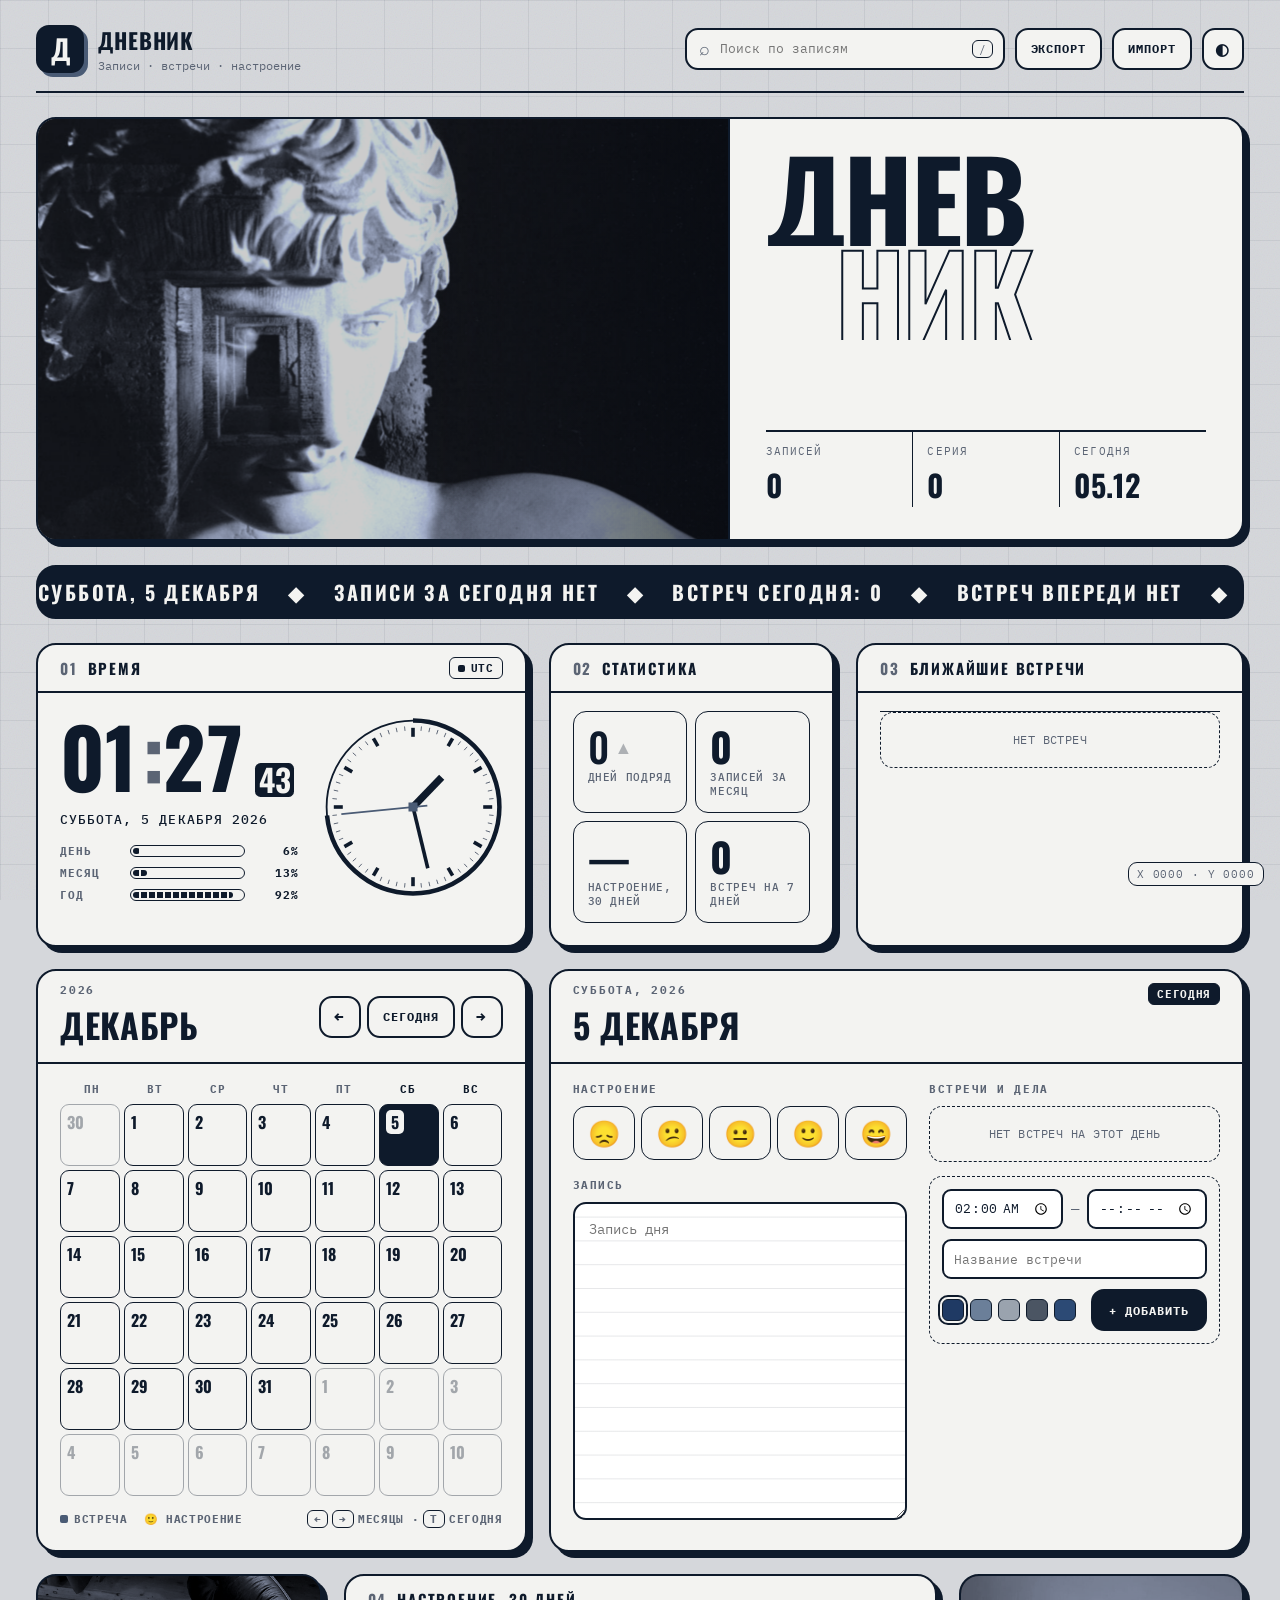
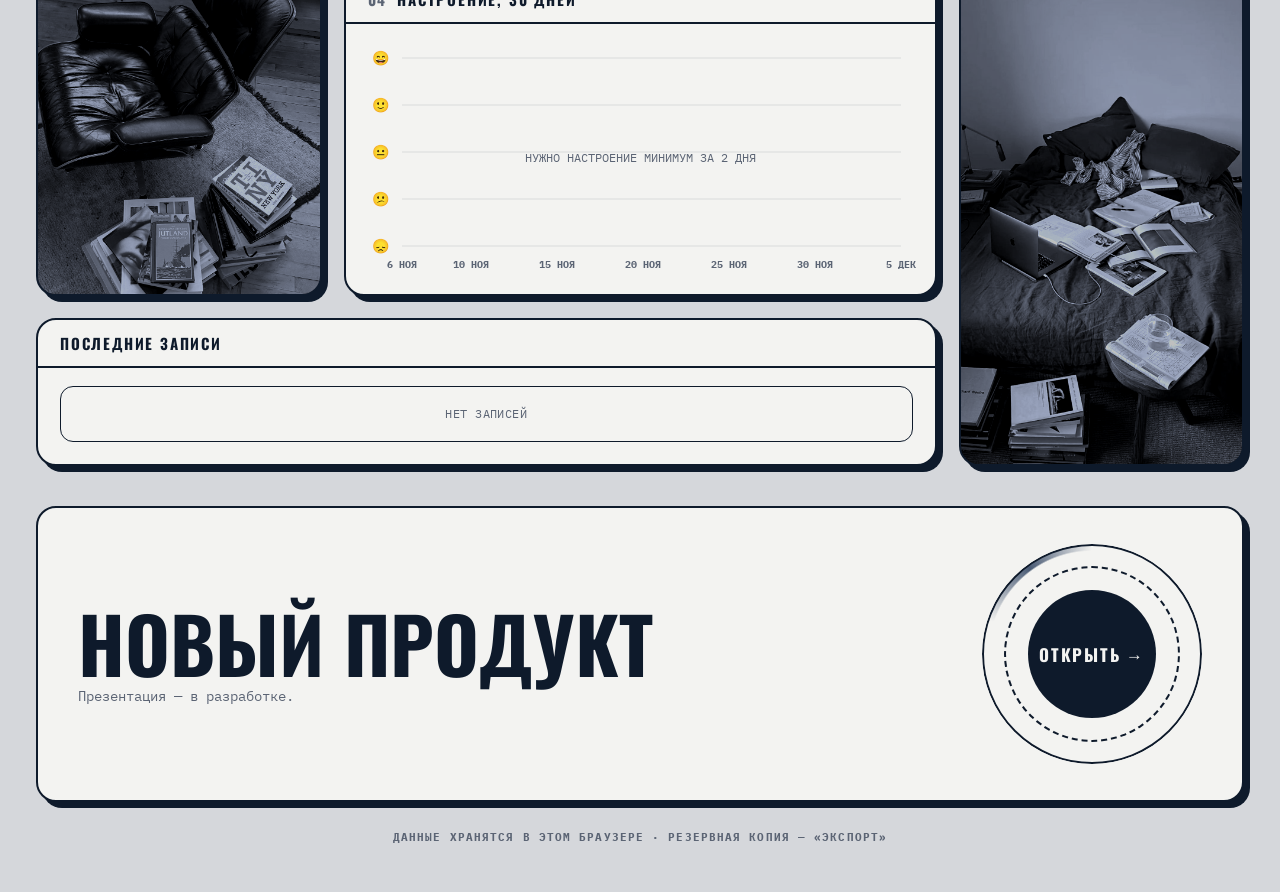
<file: index.html>
<!doctype html>
<html lang="ru">
<head>
  <meta charset="utf-8">
  <meta name="viewport" content="width=device-width, initial-scale=1">
  <title>Дневник</title>
  <link rel="preconnect" href="https://fonts.googleapis.com">
  <link rel="preconnect" href="https://fonts.gstatic.com" crossorigin>
  <link href="https://fonts.googleapis.com/css2?family=Oswald:wght@500;700&family=IBM+Plex+Mono:wght@400;500;700&family=Cormorant+Garamond:ital,wght@1,500;1,600&display=swap" rel="stylesheet">
  <link rel="stylesheet" href="style.css">
</head>
<body>
  <!-- Бетонный фон: сетка + зерно -->
  <div class="bg" aria-hidden="true"><div class="grain"></div></div>
  <!-- Координаты курсора в углу, как на чертеже -->
  <div class="coords" id="coords" aria-hidden="true">X 0000 · Y 0000</div>

  <main class="shell">
    <!-- Верхняя панель -->
    <header class="topbar">
      <div class="brand">
        <span class="logo">Д</span>
        <div>
          <h1>Дневник</h1>
          <p>Записи · встречи · настроение</p>
        </div>
      </div>
      <div class="top-actions">
        <label class="search">
          <span class="search-ico">⌕</span>
          <input id="searchInput" type="search" placeholder="Поиск по записям" aria-label="Поиск по записям">
          <kbd>/</kbd>
        </label>
        <button class="chip-btn ripple" id="exportBtn" title="Скачать резервную копию">Экспорт</button>
        <button class="chip-btn ripple" id="importBtn" title="Загрузить резервную копию">Импорт</button>
        <input type="file" id="importFile" accept="application/json,.json" hidden>
        <button class="icon-btn ripple" id="themeBtn" aria-label="Сменить тему">◐</button>
      </div>
    </header>

    <!-- Главный баннер -->
    <section class="hero">
      <figure class="hero-img">
        <img src="img/statue.jpg" alt="Мраморная статуя с коридором внутри" id="heroImg">
      </figure>
      <div class="hero-text">
        <h2 class="hero-title"><span>Днев</span><span>ник</span></h2>
        <dl class="hero-meta">
          <div><dt>Записей</dt><dd id="heroTotal">0</dd></div>
          <div><dt>Серия</dt><dd id="heroStreak">0</dd></div>
          <div><dt>Сегодня</dt><dd id="heroDate">—</dd></div>
        </dl>
      </div>
    </section>

    <!-- Бегущая строка: сводка на сегодня (заполняется из app.js) -->
    <div class="marquee" aria-hidden="true">
      <div class="marquee-track" id="marquee">
      </div>
    </div>

    <section class="bento">
      <!-- Часы -->
      <article class="w w-clock" style="--d:1">
        <header class="w-head">
          <h2><i>01</i>Время</h2>
          <span class="pill"><span class="live-dot"></span><span id="tzLabel"></span></span>
        </header>
        <div class="clock-body">
          <div class="digital">
            <div class="time" id="time"></div>
            <p class="date" id="dateLabel"></p>
            <div class="progress-row"><span>День</span><div class="bar"><i id="dayBar"></i></div><b id="dayPct"></b></div>
            <div class="progress-row"><span>Месяц</span><div class="bar"><i id="monthBar"></i></div><b id="monthPct"></b></div>
            <div class="progress-row"><span>Год</span><div class="bar"><i id="yearBar"></i></div><b id="yearPct"></b></div>
          </div>
          <svg class="analog" viewBox="0 0 200 200" aria-hidden="true">
            <circle class="face" cx="100" cy="100" r="96"/>
            <circle class="sec-ring" id="secRing" cx="100" cy="100" r="96" pathLength="60"/>
            <g id="ticks"></g>
            <line class="hand hour" id="hourHand" x1="100" y1="100" x2="100" y2="54"/>
            <line class="hand min" id="minHand" x1="100" y1="100" x2="100" y2="30"/>
            <line class="hand sec" id="secHand" x1="100" y1="116" x2="100" y2="20"/>
            <rect class="pin" x="95" y="95" width="10" height="10"/>
          </svg>
        </div>
      </article>

      <!-- Статистика -->
      <article class="w w-stats" style="--d:2">
        <header class="w-head"><h2><i>02</i>Статистика</h2></header>
        <div class="stat-grid">
          <div class="stat" id="streakCard">
            <b><span id="streakNum">0</span><span class="fire">▲</span></b>
            <span>дней подряд</span>
          </div>
          <div class="stat"><b id="monthNum">0</b><span>записей за месяц</span></div>
          <div class="stat"><b id="avgMood">—</b><span>настроение, 30 дней</span></div>
          <div class="stat"><b id="weekEvents">0</b><span>встреч на 7 дней</span></div>
        </div>
      </article>

      <!-- Ближайшие встречи -->
      <article class="w w-upcoming" style="--d:3">
        <header class="w-head">
          <h2><i>03</i>Ближайшие встречи</h2>
          <span class="pill" id="upcomingCount"></span>
        </header>
        <ul class="up-list" id="upcomingList"></ul>
      </article>

      <!-- Календарь -->
      <article class="w w-cal" style="--d:4">
        <header class="w-head cal-head">
          <div>
            <p class="eyebrow" id="yearLabel"></p>
            <h2 class="month" id="monthLabel"></h2>
          </div>
          <div class="nav">
            <button class="icon-btn ripple" id="prevBtn" aria-label="Предыдущий месяц">←</button>
            <button class="chip-btn ripple" id="todayBtn">Сегодня</button>
            <button class="icon-btn ripple" id="nextBtn" aria-label="Следующий месяц">→</button>
          </div>
        </header>
        <div class="weekdays">
          <span>Пн</span><span>Вт</span><span>Ср</span><span>Чт</span><span>Пт</span><span class="we">Сб</span><span class="we">Вс</span>
        </div>
        <div class="grid" id="grid"></div>
        <div class="legend">
          <span><i class="legend-dot"></i>встреча</span>
          <span>🙂 настроение</span>
          <span class="keys"><kbd>←</kbd><kbd>→</kbd> месяцы · <kbd>T</kbd> сегодня</span>
        </div>
      </article>

      <!-- Выбранный день -->
      <article class="w w-day" style="--d:5">
        <header class="w-head">
          <div>
            <p class="eyebrow" id="dayWeekday"></p>
            <h2 class="day-title" id="dayTitle"></h2>
          </div>
          <span class="pill accent" id="dayBadge"></span>
        </header>
        <div class="day-cols">
          <div class="day-entry">
            <p class="label">Настроение</p>
            <div class="moods" id="moods"></div>
            <p class="label">Запись <span class="save-state" id="saveState"></span></p>
            <textarea id="entryText" placeholder="Запись дня"></textarea>
            <div class="entry-foot">
              <span class="muted" id="charCount"></span>
              <button class="link-btn danger" id="deleteBtn">Удалить запись</button>
            </div>
          </div>
          <div class="day-events">
            <p class="label">Встречи и дела</p>
            <ul class="ev-list" id="eventList"></ul>
            <form class="ev-form" id="eventForm" autocomplete="off">
              <div class="ev-row">
                <input type="time" id="evTime" required aria-label="Начало">
                <span class="muted">—</span>
                <input type="time" id="evEnd" aria-label="Конец (необязательно)">
              </div>
              <input type="text" id="evTitle" placeholder="Название встречи" maxlength="80" required>
              <div class="ev-row">
                <div class="colors" id="colorPick" role="radiogroup" aria-label="Цвет"></div>
                <button class="btn primary ripple" type="submit">+ Добавить</button>
              </div>
            </form>
          </div>
        </div>
      </article>

      <!-- Фото: кабинет -->
      <figure class="w w-photo photo-a" style="--d:6">
        <img src="img/chair.jpg" alt="Кожаное кресло и стопки книг" loading="lazy">
      </figure>

      <!-- График настроения -->
      <article class="w w-chart" style="--d:7">
        <header class="w-head">
          <h2><i>04</i>Настроение, 30 дней</h2>
          <span class="pill" id="chartSummary"></span>
        </header>
        <div class="chart-wrap" id="chartWrap">
          <svg id="chart" aria-label="График настроения"></svg>
          <div class="tip" id="chartTip"></div>
        </div>
      </article>

      <!-- Фото: комната -->
      <figure class="w w-photo photo-b" style="--d:8">
        <img src="img/room.jpg" alt="Кровать с синим бельём, книги и ноутбук" loading="lazy">
      </figure>

      <!-- Последние записи -->
      <article class="w w-recent" style="--d:9">
        <header class="w-head">
          <h2 id="recentTitle">Последние записи</h2>
          <span class="pill" id="recentCount"></span>
        </header>
        <ul class="rec-list" id="recentList"></ul>
      </article>
    </section>

    <!-- Переход на страницу презентации -->
    <section class="portal-block">
      <div class="portal-copy">
        <h2>Новый продукт</h2>
        <p>Презентация — в разработке.</p>
      </div>
      <a class="portal-btn" id="portalBtn" href="presentation.html">
        <span class="portal-ring"></span><span class="portal-ring r2"></span><span class="portal-ring r3"></span>
        <span class="portal-label">Открыть →</span>
      </a>
    </section>

    <footer class="foot">Данные хранятся в этом браузере · резервная копия — «Экспорт»</footer>
  </main>

  <!-- Слой анимации портала -->
  <div class="portal-overlay" id="portalOverlay" aria-hidden="true">
    <div class="portal-zoom"><img src="img/statue.jpg" alt=""></div>
    <div class="portal-tunnel"></div>
    <div class="portal-flash"></div>
  </div>

  <div class="toast" id="toast" role="status" aria-live="polite"></div>

  <script src="app.js"></script>
</body>
</html>
</file>
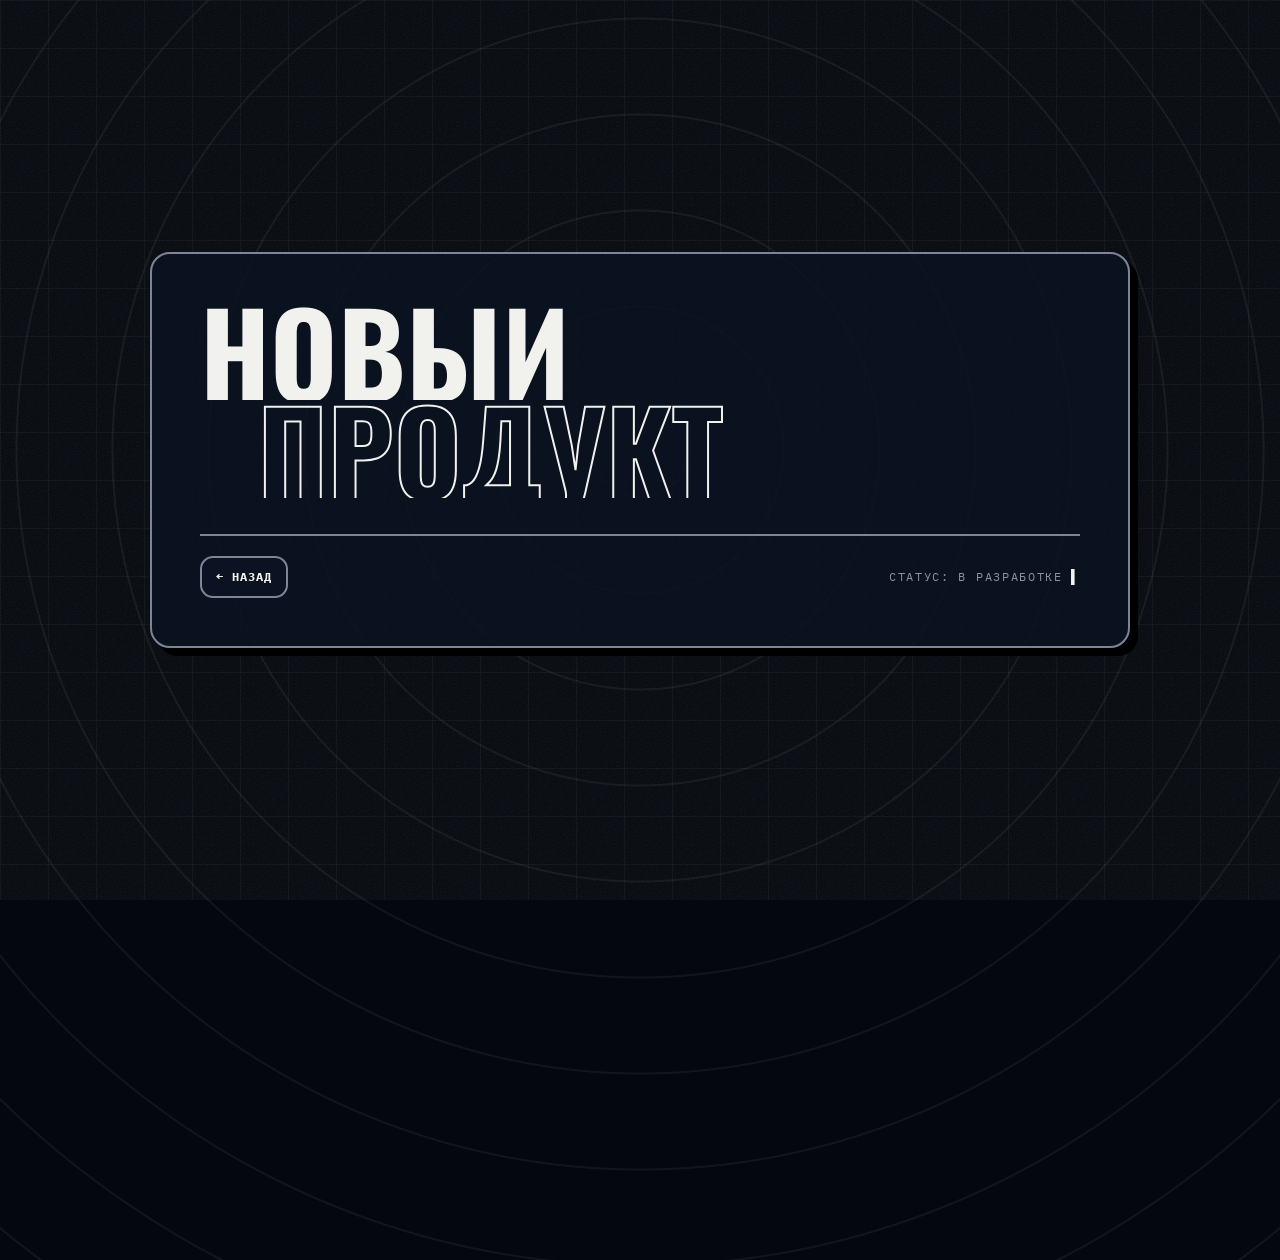
<file: presentation.html>
<!doctype html>
<html lang="ru">
<head>
  <meta charset="utf-8">
  <meta name="viewport" content="width=device-width, initial-scale=1">
  <title>Новый продукт — Презентация</title>
  <link rel="preconnect" href="https://fonts.googleapis.com">
  <link rel="preconnect" href="https://fonts.gstatic.com" crossorigin>
  <link href="https://fonts.googleapis.com/css2?family=Oswald:wght@500;700&family=IBM+Plex+Mono:wght@400;500;700&family=Cormorant+Garamond:ital,wght@1,500;1,600&display=swap" rel="stylesheet">
  <link rel="stylesheet" href="style.css">
  <style>
    /* Другая сторона — всегда ночь */
    :root { --bg: #04070d; --card: #0b1322; --border: #7d8696; --text: #f1f1ee; --muted: #8a93a3; --accent: #f1f1ee; --on-accent: #04070d; --gridline: rgba(255,255,255,0.04); color-scheme: dark; }
    body { overflow: hidden; }
    .arrive { position: fixed; inset: 0; z-index: 10; background: #f1f1ee; pointer-events: none; animation: arrive 1.1s var(--snap) forwards; }
    @keyframes arrive { to { clip-path: circle(0 at 50% 50%); } }
    .stage { min-height: 100vh; display: grid; place-items: center; padding: 32px; position: relative; }
    .tunnel {
      position: absolute; inset: -40%; pointer-events: none; opacity: 0.35;
      background: repeating-radial-gradient(circle at 50% 50%, transparent 0 46px, rgba(241,241,238,0.18) 47px 48px, transparent 49px 96px);
      animation: drift 12s linear infinite;
    }
    @keyframes drift { from { transform: scale(1); } to { transform: scale(1.6) rotate(20deg); } }
    .panel { position: relative; max-width: 980px; width: 100%; border: 2px solid var(--border); border-radius: var(--r-lg); background: rgba(11,19,34,0.85); box-shadow: 8px 8px 0 #000; padding: 48px; animation: rise 0.9s var(--ease-out) 0.6s both; }
    .panel .hero-index { color: var(--muted); }
    .panel h1 { font-family: var(--head); text-transform: uppercase; font-size: clamp(56px, 9vw, 140px); line-height: 0.85; margin: 0 0 36px; }
    .panel h1 span { display: block; animation: slab 0.9s var(--snap) both; animation-delay: 0.9s; }
    .panel h1 span + span { -webkit-text-stroke: 2px var(--text); color: transparent; margin-left: 0.5em; animation-delay: 1.02s; }
    .panel .lead { font-family: var(--serif); font-style: italic; font-size: 26px; color: #9aa7b8; max-width: 30ch; margin: 0 0 32px; }
    .row { display: flex; gap: 12px; flex-wrap: wrap; align-items: center; border-top: 2px solid var(--border); padding-top: 20px; }
    .row a { color: var(--text); text-decoration: none; display: inline-grid; place-items: center; }
    .soon { margin-left: auto; font-size: 12px; letter-spacing: 0.14em; color: var(--muted); text-transform: uppercase; }
    .soon b { color: var(--text); animation: blinkDot 1s steps(1) infinite; }
  </style>
</head>
<body>
  <div class="bg" aria-hidden="true"><div class="grain"></div></div>
  <div class="arrive" aria-hidden="true"></div>
  <main class="stage">
    <div class="tunnel" aria-hidden="true"></div>
    <section class="panel">
      <h1><span>Новый</span><span>продукт</span></h1>
      <div class="row">
        <a class="chip-btn" href="index.html">← Назад</a>
        <span class="soon">Статус: в разработке <b>▌</b></span>
      </div>
    </section>
  </main>
</body>
</html>
</file>
<file: style.css>
/* =====================================================================
   БРУТАЛИЗМ · серый, тёмно-синий, белый
   Тёмная тема — «ночной кабинет», светлая — «бетон и бумага»
   ===================================================================== */
:root {
  --bg: #d5d7db;
  --bg-2: #c9ccd1;
  --card: #f3f3f1;
  --card-hi: #ffffff;
  --border: #0e1a2b;
  --text: #0e1a2b;
  --muted: #5b6474;
  --soft: rgba(14, 26, 43, 0.05);
  --soft-2: rgba(14, 26, 43, 0.1);
  --accent: #0e1a2b;
  --accent-2: #4a5b75;
  --accent-3: #1f3a64;
  --on-accent: #f3f3f1;
  --danger: #0e1a2b;
  --glow: rgba(14, 26, 43, 0.25);
  --spot: rgba(14, 26, 43, 0.07);
  --hard: #0e1a2b;
  --gridline: rgba(14, 26, 43, 0.07);
  --img-tint: #1f3a64;

  --c-violet: #1f3a64;
  --c-cyan: #6b7f99;
  --c-pink: #9aa3ae;
  --c-amber: #4b5563;
  --c-green: #2c4a75;

  --bw: 2px;
  /* Скругления как у Apple: не квадрат и не круг */
  --r-lg: 20px;
  --r-md: 13px;
  --r-sm: 9px;
  --r-xs: 6px;
  --sh: 6px;
  --head: "Oswald", "Arial Narrow", Impact, sans-serif;
  --font: "IBM Plex Mono", ui-monospace, "SF Mono", Menlo, monospace;
  --mono: "IBM Plex Mono", ui-monospace, monospace;
  --serif: "Cormorant Garamond", Georgia, serif;
  --spring: cubic-bezier(0.34, 1.56, 0.64, 1);
  --ease-out: cubic-bezier(0.22, 1, 0.36, 1);
  --snap: cubic-bezier(0.7, 0, 0.2, 1);
  color-scheme: light;
}

@media (prefers-color-scheme: dark) {
  :root:not([data-theme="light"]) {
    --bg: #080e19;
    --bg-2: #0c1524;
    --card: #0e1828;
    --card-hi: #142238;
    --border: #7d8696;
    --text: #f1f1ee;
    --muted: #8a93a3;
    --soft: rgba(255, 255, 255, 0.035);
    --soft-2: rgba(255, 255, 255, 0.08);
    --accent: #f1f1ee;
    --accent-2: #9aa7b8;
    --accent-3: #c3cad4;
    --on-accent: #0b1220;
    --danger: #f1f1ee;
    --glow: rgba(241, 241, 238, 0.3);
    --spot: rgba(241, 241, 238, 0.06);
    --hard: #000000;
    --gridline: rgba(255, 255, 255, 0.04);
    --img-tint: #142a4d;
    --c-violet: #5b7fb5;
    --c-cyan: #a9b4c2;
    --c-pink: #f1f1ee;
    --c-amber: #6e7785;
    --c-green: #3d5d8f;
    color-scheme: dark;
  }
}
:root[data-theme="dark"] {
  --bg: #080e19;
  --bg-2: #0c1524;
  --card: #0e1828;
  --card-hi: #142238;
  --border: #7d8696;
  --text: #f1f1ee;
  --muted: #8a93a3;
  --soft: rgba(255, 255, 255, 0.035);
  --soft-2: rgba(255, 255, 255, 0.08);
  --accent: #f1f1ee;
  --accent-2: #9aa7b8;
  --accent-3: #c3cad4;
  --on-accent: #0b1220;
  --danger: #f1f1ee;
  --glow: rgba(241, 241, 238, 0.3);
  --spot: rgba(241, 241, 238, 0.06);
  --hard: #000000;
  --gridline: rgba(255, 255, 255, 0.04);
  --img-tint: #142a4d;
  --c-violet: #5b7fb5;
  --c-cyan: #a9b4c2;
  --c-pink: #f1f1ee;
  --c-amber: #6e7785;
  --c-green: #3d5d8f;
  color-scheme: dark;
}

* { box-sizing: border-box; }
body {
  margin: 0; min-height: 100vh;
  background: var(--bg); color: var(--text);
  font-family: var(--font); font-size: 14px;
  -webkit-font-smoothing: antialiased;
  overflow-x: hidden;
}
button, input, textarea { font: inherit; color: inherit; }
button { background: none; border: 0; cursor: pointer; border-radius: 0; }
/* Курсор-рука над всем, что можно нажать */
a, button, label, select, summary, [role="button"], [role="radio"], .up-item, input[type="time"], input[type="file"] { cursor: pointer; }
input[type="text"], input[type="search"], textarea { cursor: text; }
button:disabled, textarea:disabled { cursor: not-allowed; }
button:focus-visible, input:focus-visible, textarea:focus-visible, a:focus-visible {
  outline: 3px solid var(--accent); outline-offset: 2px;
}
kbd {
  font-family: var(--mono); font-size: 11px; padding: 1px 6px;
  border: 1px solid var(--border); border-radius: var(--r-xs); color: var(--muted);
}

/* ===== Фон: инженерная сетка + зерно ===== */
.bg {
  position: fixed; inset: 0; z-index: -1; overflow: hidden;
  background:
    linear-gradient(var(--gridline) 1px, transparent 1px) 0 0 / 48px 48px,
    linear-gradient(90deg, var(--gridline) 1px, transparent 1px) 0 0 / 48px 48px,
    var(--bg);
}
.grain {
  position: absolute; inset: 0; opacity: 0.09; pointer-events: none;
  background-image: url("data:image/svg+xml,%3Csvg xmlns='http://www.w3.org/2000/svg' width='160' height='160'%3E%3Cfilter id='n'%3E%3CfeTurbulence type='fractalNoise' baseFrequency='0.85' numOctaves='3' stitchTiles='stitch'/%3E%3C/filter%3E%3Crect width='100%25' height='100%25' filter='url(%23n)'/%3E%3C/svg%3E");
  /* Статичное зерно: анимированное перерисовывало весь экран и тормозило страницу */
}

.coords {
  position: fixed; right: 16px; bottom: 14px; z-index: 40;
  font-family: var(--mono); font-size: 11px; letter-spacing: 0.08em;
  padding: 4px 8px; color: var(--muted);
  background: var(--card); border: 1px solid var(--border); border-radius: var(--r-sm);
  pointer-events: none;
}

/* ===== Каркас ===== */
.shell { max-width: 1480px; margin: 0 auto; padding: 24px 36px 48px; }

.topbar {
  display: flex; align-items: center; justify-content: space-between; gap: 24px;
  padding-bottom: 18px; margin-bottom: 24px;
  border-bottom: var(--bw) solid var(--border);
  animation: rise 0.7s var(--ease-out) both;
}
.brand { display: flex; align-items: center; gap: 14px; }
.logo {
  display: grid; place-items: center; width: 48px; height: 48px;
  font-family: var(--head); font-size: 28px; font-weight: 700;
  color: var(--on-accent); background: var(--accent); border-radius: var(--r-md);
  box-shadow: 4px 4px 0 var(--accent-2);
}
.brand h1 { margin: 0; font-family: var(--head); font-size: 22px; font-weight: 700; text-transform: uppercase; letter-spacing: 0.04em; }
.brand p { margin: 2px 0 0; color: var(--muted); font-size: 12px; }

.top-actions { display: flex; align-items: center; gap: 10px; }
.search {
  display: flex; align-items: center; gap: 8px;
  width: 320px; height: 42px; padding: 0 10px 0 12px;
  background: var(--card); border: var(--bw) solid var(--border); border-radius: var(--r-md);
  transition: width 0.4s var(--snap), box-shadow 0.2s;
}
.search:focus-within { width: 400px; box-shadow: 4px 4px 0 var(--hard); }
.search-ico { color: var(--muted); font-size: 18px; }
.search input { flex: 1; min-width: 0; border: 0; outline: 0; background: none; font-size: 13px; }
.search input::-webkit-search-cancel-button { display: none; }

/* ===== Кнопки ===== */
.chip-btn, .icon-btn, .btn {
  position: relative; overflow: hidden;
  height: 42px; font-family: var(--mono); font-weight: 700; font-size: 12px;
  text-transform: uppercase; letter-spacing: 0.08em;
  background: var(--card); border: var(--bw) solid var(--border); border-radius: var(--r-md);
  box-shadow: 0 0 0 var(--hard);
  transition: transform 0.15s var(--snap), box-shadow 0.15s var(--snap), background-color 0.15s, color 0.15s;
}
.chip-btn { padding: 0 14px; }
.icon-btn { width: 42px; font-size: 16px; }
.chip-btn:hover, .icon-btn:hover, .btn:hover {
  transform: translate(-3px, -3px); box-shadow: 3px 3px 0 var(--hard);
  background: var(--accent); color: var(--on-accent);
}
.chip-btn:active, .icon-btn:active, .btn:active { transform: translate(0, 0); box-shadow: 0 0 0 var(--hard); }
.btn.primary { padding: 0 16px; background: var(--accent); color: var(--on-accent); border-color: var(--accent); }
.btn.primary:hover { background: var(--accent-3); }
.link-btn { font-size: 12px; font-weight: 700; color: var(--muted); text-transform: uppercase; letter-spacing: 0.06em; text-decoration: underline; text-underline-offset: 3px; }
.link-btn:hover { color: var(--text); }

.ripple-ink {
  position: absolute; pointer-events: none; width: 10px; height: 10px; margin: -5px 0 0 -5px;
  background: currentColor; opacity: 0.25; animation: ink 0.5s var(--ease-out) forwards;
}
@keyframes ink { to { transform: scale(30); opacity: 0; } }

/* ===== Главный баннер ===== */
.hero {
  display: grid; grid-template-columns: 1.35fr 1fr;
  border: var(--bw) solid var(--border); background: var(--card); border-radius: var(--r-lg); overflow: hidden;
  box-shadow: var(--sh) var(--sh) 0 var(--hard);
  margin-bottom: 0;
  animation: rise 0.8s var(--ease-out) both; animation-delay: 60ms;
}
.hero-img {
  position: relative; margin: 0; min-height: 420px; overflow: hidden;
  border-right: var(--bw) solid var(--border);
  background: #05080f;
}
.hero-img img {
  position: absolute; inset: 0; width: 100%; height: 100%; object-fit: cover;
  filter: grayscale(1) sepia(0.35) hue-rotate(185deg) saturate(1.6) contrast(1.15) brightness(0.8);
  transform: scale(1.08) translate(var(--px, 0), var(--py, 0));
  will-change: transform;
  transition: transform 1.2s var(--ease-out), filter 0.8s;
  animation: heroIn 2.2s var(--ease-out) both;
}
@keyframes heroIn { from { transform: scale(1.3); filter: grayscale(1) brightness(0.2) blur(6px); } }
.hero-img::after {
  content: ""; position: absolute; inset: 0; pointer-events: none;
  background: linear-gradient(90deg, transparent 55%, rgba(5, 8, 15, 0.6));
}
.hero:hover .hero-img img { filter: grayscale(0.4) contrast(1.1) brightness(0.9); }
figcaption {
  position: absolute; left: 0; bottom: 0; z-index: 2;
  padding: 6px 10px; font-size: 11px; letter-spacing: 0.1em;
  color: #f1f1ee; background: rgba(8, 14, 25, 0.85);
  border-top: 1px solid #7d8696; border-right: 1px solid #7d8696;
}
.hero-text { position: relative; padding: 32px 36px; display: flex; flex-direction: column; justify-content: space-between; gap: 18px; overflow: hidden; }
.hero-index { margin: 0; font-size: 12px; font-weight: 700; letter-spacing: 0.16em; color: var(--muted); }
.hero-title {
  margin: 0; font-family: var(--head); font-weight: 700; text-transform: uppercase;
  font-size: clamp(80px, 9vw, 150px); line-height: 0.82; letter-spacing: -0.02em;
}
.hero-title span { display: block; animation: slab 0.9s var(--snap) both; }
.hero-title span:nth-child(2) { animation-delay: 0.12s; margin-left: 0.6em; -webkit-text-stroke: 2px var(--text); color: transparent; }
@keyframes slab { from { transform: translateY(105%); clip-path: inset(0 0 100% 0); } to { clip-path: inset(0 0 0 0); } }
.hero-quote { margin: 0; font-family: var(--serif); font-style: italic; font-size: 24px; line-height: 1.25; color: var(--accent-2); max-width: 26ch; }
.hero-meta { margin: 0; display: grid; grid-template-columns: repeat(3, 1fr); border-top: var(--bw) solid var(--border); }
.hero-meta div { padding: 12px 0 0; }
.hero-meta div + div { padding-left: 14px; border-left: 1px solid var(--border); }
.hero-meta dt { font-size: 11px; color: var(--muted); letter-spacing: 0.1em; text-transform: uppercase; }
.hero-meta dd { margin: 4px 0 0; font-family: var(--head); font-size: 30px; font-weight: 700; }

/* ===== Бегущая строка ===== */
.marquee {
  overflow: hidden; margin: 24px 0; padding: 10px 0; border-radius: var(--r-lg);
  border-left: var(--bw) solid var(--border); border-right: var(--bw) solid var(--border);
  border-top: var(--bw) solid var(--border); border-bottom: var(--bw) solid var(--border);
  background: var(--accent); color: var(--on-accent);
}
.marquee-track { display: flex; gap: 28px; width: max-content; animation: marquee 60s linear infinite; }
.marquee span { font-family: var(--head); font-size: 20px; font-weight: 700; letter-spacing: 0.12em; white-space: nowrap; }
@keyframes marquee { to { transform: translateX(-50%); } }

/* ===== Сетка виджетов ===== */
.bento { display: grid; grid-template-columns: repeat(12, minmax(0, 1fr)); gap: 22px; }
.w-clock    { grid-column: span 5; }
.w-stats    { grid-column: span 3; }
.w-upcoming { grid-column: span 4; }
.w-cal      { grid-column: span 5; }
.w-day      { grid-column: span 7; }
.photo-a    { grid-column: span 3; }
.w-chart    { grid-column: span 6; }
.photo-b    { grid-column: span 3; grid-row: span 2; }
.w-recent   { grid-column: span 9; }

/* ===== Карточка: жёсткая рамка и тень без размытия ===== */
.w {
  position: relative; margin: 0;
  padding: 20px 22px 22px;
  background: var(--card);
  border: var(--bw) solid var(--border); border-radius: var(--r-lg);
  box-shadow: var(--sh) var(--sh) 0 var(--hard);
  transition: transform 0.2s var(--snap), box-shadow 0.2s var(--snap);
  animation: rise 0.7s var(--ease-out) both;
  animation-delay: calc(var(--d, 0) * 60ms + 150ms);
}
.w.ready { animation: none; }
.w:hover { transform: translate(-3px, -3px); box-shadow: calc(var(--sh) + 3px) calc(var(--sh) + 3px) 0 var(--hard); }
.w::before {
  content: ""; position: absolute; inset: 0; pointer-events: none; opacity: 0; transition: opacity 0.3s; border-radius: inherit;
  background: radial-gradient(420px circle at var(--mx, 50%) var(--my, 50%), var(--spot), transparent 45%);
}
.w:hover::before { opacity: 1; }
.w > * { position: relative; z-index: 1; }
@keyframes rise { from { opacity: 0; transform: translateY(24px); } to { opacity: 1; transform: none; } }

.w-head {
  display: flex; align-items: flex-start; justify-content: space-between; gap: 12px;
  margin: -20px -22px 18px; padding: 12px 22px;
  border-bottom: var(--bw) solid var(--border);
}
.w-head h2 {
  margin: 0; font-family: var(--head); font-size: 15px; font-weight: 700;
  text-transform: uppercase; letter-spacing: 0.12em;
}
.w-head h2 i { font-style: normal; color: var(--muted); margin-right: 10px; }
.eyebrow { margin: 0 0 2px; font-size: 11px; font-weight: 700; letter-spacing: 0.16em; text-transform: uppercase; color: var(--muted); }
.pill {
  display: inline-flex; align-items: center; gap: 6px; white-space: nowrap;
  padding: 3px 8px; font-size: 11px; font-weight: 700; letter-spacing: 0.06em; text-transform: uppercase;
  border: 1px solid var(--border); border-radius: var(--r-xs);
}
.pill:empty { display: none; }
.pill.accent { background: var(--accent); color: var(--on-accent); border-color: var(--accent); }
.live-dot { width: 7px; height: 7px; border-radius: 2px; background: var(--accent); animation: blinkDot 1s steps(1) infinite; }
@keyframes blinkDot { 50% { opacity: 0; } }
.muted { color: var(--muted); }
.label { margin: 0 0 10px; font-size: 11px; font-weight: 700; text-transform: uppercase; letter-spacing: 0.14em; color: var(--muted); display: flex; align-items: center; gap: 8px; }

/* ===== Часы ===== */
.clock-body { display: flex; align-items: center; justify-content: space-between; gap: 24px; }
.digital { flex: 1; min-width: 0; }
.time { display: flex; align-items: flex-end; font-family: var(--head); font-weight: 700; line-height: 1; font-size: clamp(64px, 6.4vw, 104px); }
.digit { position: relative; display: inline-block; width: 0.5em; height: 1.1em; overflow: hidden; }
.digit > span { position: absolute; inset: 0; display: grid; place-items: center; color: var(--text); }
.d-in  { animation: digitIn 0.45s var(--snap) both; }
.d-out { animation: digitOut 0.4s var(--snap) forwards; }
@keyframes digitIn  { from { transform: translateY(-100%); } }
@keyframes digitOut { to   { transform: translateY(100%); } }
.colon { width: 0.26em; height: 1.1em; display: grid; place-items: center; padding-bottom: 0.1em; color: var(--muted); animation: blinkDot 1s steps(1) infinite; }
.secs { display: inline-flex; margin: 0 0 0.14em 10px; font-size: 0.38em; padding: 0 4px; background: var(--accent); border-radius: 0.18em; }
.secs .digit > span { color: var(--on-accent); }
.date { margin: 10px 0 16px; font-size: 13px; font-weight: 500; text-transform: uppercase; letter-spacing: 0.08em; }

.progress-row { display: grid; grid-template-columns: 60px 1fr 44px; align-items: center; gap: 10px; margin-top: 8px; font-size: 11px; font-weight: 700; color: var(--muted); text-transform: uppercase; letter-spacing: 0.08em; }
.progress-row b { text-align: right; color: var(--text); }
.bar { height: 12px; border: 1px solid var(--border); padding: 2px; border-radius: var(--r-xs); }
.bar i { border-radius: 3px; }
.bar i {
  display: block; height: 100%; width: var(--p, 0%);
  background: repeating-linear-gradient(90deg, var(--accent) 0 6px, transparent 6px 8px);
  transition: width 1.4s var(--snap);
}

.analog { width: 180px; height: 180px; flex-shrink: 0; }
.analog .face { fill: none; stroke: var(--border); stroke-width: 2; }
.analog .sec-ring { fill: none; stroke: var(--accent); stroke-width: 5; stroke-dasharray: 0 60; transform: rotate(-90deg); transform-origin: 100px 100px; }
.analog .tick { stroke: var(--muted); stroke-width: 1; }
.analog .tick.big { stroke: var(--text); stroke-width: 4; }
.analog .hour { stroke: var(--text); stroke-width: 8; }
.analog .min  { stroke: var(--text); stroke-width: 4; }
.analog .sec  { stroke: var(--accent-2); stroke-width: 2; }
.analog .pin  { fill: var(--accent-2); }

/* ===== Статистика ===== */
.stat-grid { display: grid; grid-template-columns: 1fr 1fr; gap: 8px; }
.stat { display: flex; flex-direction: column; gap: 4px; padding: 14px; border: 1px solid var(--border); border-radius: var(--r-md); transition: background-color 0.15s; }
.stat:hover { background: var(--soft-2); }
.stat b { font-family: var(--head); font-size: 40px; font-weight: 700; line-height: 1; display: flex; align-items: center; gap: 6px; font-variant-numeric: tabular-nums; }
.stat span { font-size: 11px; font-weight: 500; color: var(--muted); text-transform: uppercase; letter-spacing: 0.06em; }
.stat b span { font-size: inherit; color: inherit; letter-spacing: 0; }
.fire { font-size: 18px !important; opacity: 0.3; }
#streakCard.hot .fire { opacity: 1; animation: blinkDot 1.2s steps(1) infinite; }

/* ===== Ближайшие встречи ===== */
.up-list, .ev-list, .rec-list { list-style: none; margin: 0; padding: 0; }
.up-list { display: flex; flex-direction: column; border-top: 1px solid var(--border); }
.up-item {
  display: grid; grid-template-columns: 10px 1fr auto; gap: 12px; align-items: center;
  padding: 10px 4px; border-bottom: 1px solid var(--border); cursor: pointer;
  animation: slideIn 0.4s var(--snap) both; animation-delay: calc(var(--i, 0) * 60ms + 400ms);
  border-radius: var(--r-sm);
  transition: background-color 0.15s, color 0.15s, padding 0.2s var(--snap);
}
.up-item:hover { background: var(--accent); color: var(--on-accent); padding-left: 10px; }
.up-item:hover .s, .up-item:hover .when { color: inherit; }
.up-item .stripe { width: 10px; height: 10px; background: var(--c); border: 1px solid var(--border); border-radius: 3px; }
.up-item .t { font-weight: 700; font-size: 13px; white-space: nowrap; overflow: hidden; text-overflow: ellipsis; text-transform: uppercase; }
.up-item .s { font-size: 11px; color: var(--muted); margin-top: 2px; }
.up-item .when { font-size: 11px; font-weight: 700; color: var(--muted); white-space: nowrap; text-transform: uppercase; }
.up-item.now .when { color: var(--on-accent); background: var(--accent); padding: 3px 7px; border-radius: var(--r-xs); animation: blinkDot 1.4s steps(1) infinite; }
@keyframes slideIn { from { opacity: 0; transform: translateX(-16px); } }

.empty { padding: 18px; text-align: center; font-size: 12px; color: var(--muted); border: 1px dashed var(--border); border-radius: var(--r-md); line-height: 1.5; text-transform: uppercase; letter-spacing: 0.04em; }
.empty b { display: block; font-size: 22px; margin-bottom: 4px; }

/* ===== Календарь ===== */
.cal-head { align-items: center; }
.month { font-size: 34px !important; letter-spacing: 0.02em !important; }
.month.swap { animation: slab 0.5s var(--snap); }
.nav { display: flex; gap: 6px; }
.weekdays, .grid { display: grid; grid-template-columns: repeat(7, 1fr); }
.weekdays span { text-align: center; font-size: 11px; font-weight: 700; color: var(--muted); text-transform: uppercase; letter-spacing: 0.1em; padding-bottom: 8px; }
.weekdays .we { color: var(--text); }
.grid { gap: 4px; }
.day {
  position: relative; overflow: hidden; height: 62px;
  display: flex; flex-direction: column; align-items: flex-start; justify-content: space-between;
  padding: 5px 6px;
  border: 1px solid var(--border); border-radius: var(--r-sm);
  transition: background-color 0.12s, color 0.12s;
}
.grid.enter .day { animation: dayIn 0.45s var(--snap) both; animation-delay: calc(var(--i) * 8ms); }
@keyframes dayIn { from { opacity: 0; transform: translateX(calc(var(--dir, 1) * 14px)); } }
.day:hover { background: var(--soft-2); }
.day .num { font-family: var(--head); font-size: 16px; font-weight: 700; font-variant-numeric: tabular-nums; }
.day .mood-mark { position: absolute; right: 5px; top: 5px; font-size: 13px; line-height: 1; }
.day .dots { display: flex; gap: 3px; height: 6px; }
.day .dots i { width: 6px; height: 6px; border-radius: 2px; background: var(--c); outline: 1px solid var(--border); }
.day.has-entry { background: var(--soft); }
.day.other { opacity: 0.35; }
.day.today .num { color: var(--on-accent); background: var(--accent); padding: 0 5px; border-radius: 5px; }
.day.selected { background: var(--accent); color: var(--on-accent); }
.day.selected .num { color: var(--on-accent); }
.day.today.selected .num { background: var(--on-accent); color: var(--accent); }
.day.pop { animation: pop 0.4s var(--snap); }
@keyframes pop { 40% { background: var(--accent-2); } }
.legend { display: flex; flex-wrap: wrap; gap: 16px; align-items: center; margin-top: 14px; font-size: 11px; font-weight: 700; color: var(--muted); text-transform: uppercase; letter-spacing: 0.06em; }
.legend-dot { display: inline-block; width: 8px; height: 8px; border-radius: 2px; background: var(--accent-2); margin-right: 6px; }
.legend .keys { margin-left: auto; display: flex; gap: 4px; align-items: center; }

/* ===== Выбранный день ===== */
.w-day { display: flex; flex-direction: column; }
.day-title { font-size: 34px !important; letter-spacing: 0.02em !important; }
.day-title.swap { animation: slab 0.45s var(--snap); }
.day-cols { display: grid; grid-template-columns: 1.15fr 1fr; gap: 22px; flex: 1; }
.day-cols.swap > * { animation: rise 0.45s var(--ease-out) both; }
.day-cols.swap > *:nth-child(2) { animation-delay: 60ms; }
.day-entry { display: flex; flex-direction: column; }

.moods { display: flex; gap: 6px; margin-bottom: 18px; }
.moods button {
  flex: 1; height: 54px; font-size: 26px; border: 1px solid var(--border); border-radius: var(--r-md);
  transition: background-color 0.12s, opacity 0.2s, filter 0.2s;
}
.moods button:hover:not(:disabled) { background: var(--soft-2); }
.moods.has-choice button:not(.active) { opacity: 0.4; filter: grayscale(1); }
.moods button.active { background: var(--accent); animation: moodPick 0.35s var(--snap); }
@keyframes moodPick { 30% { transform: scale(1.12); } }
.moods button:disabled { cursor: not-allowed; opacity: 0.3; }

textarea {
  width: 100%; flex: 1; min-height: 180px; resize: vertical;
  padding: 14px; border: var(--bw) solid var(--border); border-radius: var(--r-md);
  background: var(--card-hi); font-size: 14px; line-height: 1.7;
  background-image: linear-gradient(var(--soft-2) 1px, transparent 1px);
  background-size: 100% 1.7em; background-position: 0 calc(14px + 1.6em);
  background-attachment: local;
  transition: box-shadow 0.15s;
}
textarea:focus { outline: 0; box-shadow: 4px 4px 0 var(--hard); }
textarea:disabled { opacity: 0.55; cursor: not-allowed; }
.entry-foot { display: flex; justify-content: space-between; align-items: center; margin-top: 8px; font-size: 11px; font-weight: 700; text-transform: uppercase; }
.save-state { text-transform: uppercase; letter-spacing: 0.06em; color: var(--text); opacity: 0; transition: opacity 0.2s; }
.save-state.show { opacity: 1; }

.ev-list { display: flex; flex-direction: column; gap: 4px; max-height: 210px; overflow-y: auto; margin-bottom: 14px; }
.ev-item {
  display: grid; grid-template-columns: 20px 1fr auto; gap: 10px; align-items: center;
  padding: 8px 4px 8px 12px; border: 1px solid var(--border); border-radius: var(--r-sm);
  box-shadow: inset 4px 0 0 var(--c);
  animation: slideIn 0.35s var(--snap) both; animation-delay: calc(var(--i, 0) * 50ms);
}
.ev-item.removing { animation: removeOut 0.3s var(--snap) forwards; }
@keyframes removeOut { to { opacity: 0; transform: translateX(40px); } }
.ev-item.past { opacity: 0.5; }
.ev-item.done .ev-title { text-decoration: line-through; color: var(--muted); }
.ev-check { width: 18px; height: 18px; border: 2px solid var(--border); border-radius: 5px; display: grid; place-items: center; font-size: 11px; font-weight: 700; color: var(--on-accent); }
.ev-item.done .ev-check { background: var(--accent); border-color: var(--accent); }
.ev-time { font-size: 11px; color: var(--muted); }
.ev-title { font-weight: 700; font-size: 13px; overflow-wrap: anywhere; text-transform: uppercase; }
.ev-now { font-size: 10px; font-weight: 700; color: var(--on-accent); background: var(--accent); padding: 1px 5px; margin-left: 6px; vertical-align: 1px; border-radius: 4px; }
.ev-del { width: 28px; height: 28px; border-radius: var(--r-xs); color: var(--muted); opacity: 0; transition: opacity 0.15s; }
.ev-item:hover .ev-del, .ev-del:focus-visible { opacity: 1; }
.ev-del:hover { background: var(--accent); color: var(--on-accent); }

.ev-form { display: flex; flex-direction: column; gap: 10px; padding: 12px; border: 1px dashed var(--border); border-radius: var(--r-md); }
.ev-row { display: flex; align-items: center; gap: 8px; justify-content: space-between; }
.ev-form input[type="time"], .ev-form input[type="text"] {
  height: 40px; padding: 0 10px; border: var(--bw) solid var(--border); border-radius: var(--r-sm);
  background: var(--card-hi); font-size: 13px; transition: box-shadow 0.15s;
}
.ev-form input[type="time"] { flex: 1; }
.ev-form input:focus { outline: 0; box-shadow: 3px 3px 0 var(--hard); }
.ev-form input.shake { animation: shake 0.35s; }
@keyframes shake { 25% { transform: translateX(-6px); } 50% { transform: translateX(6px); } 75% { transform: translateX(-3px); } }
.colors { display: flex; gap: 6px; }
.colors button { width: 22px; height: 22px; background: var(--c); border: 1px solid var(--border); border-radius: var(--r-xs); transition: transform 0.15s var(--snap); }
.colors button:hover { transform: translateY(-2px); }
.colors button[aria-checked="true"] { outline: 2px solid var(--text); outline-offset: 2px; }

/* ===== Фото-виджеты ===== */
.w-photo { padding: 0; overflow: hidden; min-height: 300px; background: #05080f; }
.w-photo img {
  position: absolute; inset: 0; width: 100%; height: 100%; object-fit: cover; z-index: 0;
  filter: grayscale(1) sepia(0.35) hue-rotate(185deg) saturate(1.6) contrast(1.1) brightness(0.75);
  transform: scale(1.05);
  transition: filter 0.8s var(--ease-out), transform 1.2s var(--ease-out);
}
.w-photo:hover img { filter: grayscale(0.2) contrast(1.05); transform: scale(1.1); }
.w-photo figcaption { z-index: 2; position: absolute; }
.w-photo figcaption b { margin-right: 8px; }
.w-photo::before { display: none; }

/* ===== График ===== */
.chart-wrap { position: relative; height: 230px; cursor: pointer; }
#chart { width: 100%; height: 100%; display: block; overflow: visible; }
#chart .gridline { stroke: var(--soft-2); }
#chart .ylabel { font-size: 14px; }
#chart .xlabel { fill: var(--muted); font-size: 10px; font-weight: 700; font-family: var(--mono); text-transform: uppercase; }
#chart .line { fill: none; stroke: var(--text); stroke-width: 3; stroke-linejoin: miter; transition: stroke-dashoffset 1.6s var(--snap); }
#chart .area { fill: url(#areaGrad); opacity: 0; transition: opacity 1s 0.5s; }
#chart.drawn .area { opacity: 1; }
#chart .pt { fill: var(--card); stroke: var(--text); stroke-width: 2.5; transform-box: fill-box; transform-origin: center; transform: scale(0); transition: transform 0.25s var(--snap); }
#chart.drawn .pt { transform: scale(1); transition-delay: calc(var(--i) * 25ms + 600ms); }
#chart .pt.hover { transform: scale(1.7); transition-delay: 0s; fill: var(--text); }
#chart .cursor { stroke: var(--text); stroke-width: 1; stroke-dasharray: 3 3; opacity: 0; }
#chart .cursor.show { opacity: 0.7; }
.tip {
  position: absolute; left: 0; top: 0; pointer-events: none;
  padding: 8px 10px; font-size: 12px; font-weight: 700; white-space: nowrap;
  background: var(--accent); color: var(--on-accent); border-radius: var(--r-sm);
  box-shadow: 4px 4px 0 var(--accent-2);
  opacity: 0; transform: translate(-50%, calc(-100% - 14px));
  transition: opacity 0.12s, left 0.12s var(--snap), top 0.12s var(--snap);
}
.tip.show { opacity: 1; }
.tip small { display: block; opacity: 0.7; font-weight: 500; font-size: 11px; }
.chart-empty { position: absolute; inset: 0; display: grid; place-items: center; text-align: center; color: var(--muted); font-size: 12px; text-transform: uppercase; }

/* ===== Последние записи ===== */
.rec-list { display: grid; grid-template-columns: repeat(2, minmax(0, 1fr)); gap: 6px; max-height: 260px; overflow-y: auto; }
.rec-list li { border: 1px solid var(--border); border-radius: var(--r-md); overflow: hidden; animation: slideIn 0.35s var(--snap) both; animation-delay: calc(var(--i, 0) * 40ms); }
.rec-list li.empty { grid-column: 1 / -1; }
.rec-list button {
  width: 100%; display: grid; grid-template-columns: 38px 1fr auto; gap: 12px; align-items: center;
  padding: 10px; text-align: left; transition: background-color 0.12s, color 0.12s;
}
.rec-list button:hover { background: var(--accent); color: var(--on-accent); }
.rec-list button:hover .rec-text, .rec-list button:hover .chev { color: inherit; }
.rec-mood { width: 38px; height: 38px; display: grid; place-items: center; font-size: 20px; border: 1px solid var(--border); border-radius: var(--r-sm); background: var(--card-hi); }
.rec-date { font-size: 12px; font-weight: 700; text-transform: uppercase; letter-spacing: 0.04em; }
.rec-text { font-size: 12px; color: var(--muted); white-space: nowrap; overflow: hidden; text-overflow: ellipsis; margin-top: 2px; }
.rec-list mark { background: var(--accent); color: var(--on-accent); padding: 0 2px; border-radius: 3px; }
.chev { color: var(--muted); font-size: 16px; }

/* ===== Портал ===== */
.portal-block {
  margin-top: 40px; display: grid; grid-template-columns: 1fr auto; align-items: center; gap: 40px;
  padding: 36px 40px; border: var(--bw) solid var(--border); border-radius: var(--r-lg); background: var(--card);
  box-shadow: var(--sh) var(--sh) 0 var(--hard);
}
.portal-copy h2 { margin: 8px 0; font-family: var(--head); font-size: clamp(48px, 6vw, 96px); line-height: 0.9; text-transform: uppercase; }
.portal-copy p { margin: 0; max-width: 46ch; color: var(--muted); line-height: 1.6; }
.portal-btn {
  position: relative; display: grid; place-items: center; width: 220px; height: 220px;
  text-decoration: none; color: var(--on-accent);
}
.portal-ring {
  position: absolute; inset: 0; border-radius: 50%;
  border: var(--bw) solid var(--border);
  animation: ringSpin 14s linear infinite;
  background: conic-gradient(from 0deg, transparent 0 80%, var(--accent-2) 90%, transparent 100%);
  -webkit-mask: radial-gradient(circle, transparent 66%, #000 67%);
          mask: radial-gradient(circle, transparent 66%, #000 67%);
}
.portal-ring.r2 { inset: 22px; animation-duration: 9s; animation-direction: reverse; border-style: dashed; background: none; -webkit-mask: none; mask: none; }
.portal-ring.r3 { inset: 46px; animation: pulseRing 2.4s var(--ease-out) infinite; background: var(--accent); -webkit-mask: none; mask: none; border: 0; }
@keyframes ringSpin { to { transform: rotate(360deg); } }
@keyframes pulseRing { 0%, 100% { transform: scale(1); } 50% { transform: scale(0.94); } }
.portal-label { position: relative; z-index: 2; font-family: var(--head); font-size: 17px; font-weight: 700; text-transform: uppercase; letter-spacing: 0.1em; }
.portal-btn:hover .r3 { transform: scale(1.06); animation-play-state: paused; }
.portal-btn:hover .portal-ring:not(.r3) { animation-duration: 3s; }

/* Слой перехода: камера «влетает» в коридор внутри статуи */
.portal-overlay { position: fixed; inset: 0; z-index: 100; pointer-events: none; visibility: hidden; background: #000; opacity: 0; }
.portal-overlay.go { visibility: visible; pointer-events: auto; animation: fadeIn 0.35s linear forwards; }
@keyframes fadeIn { to { opacity: 1; } }
.portal-zoom { position: absolute; inset: 0; overflow: hidden; }
.portal-zoom img {
  width: 100%; height: 100%; object-fit: cover; filter: grayscale(1) contrast(1.2);
  transform-origin: 32% 52%;
}
.portal-overlay.go .portal-zoom img { animation: dive 2.1s cubic-bezier(0.6, 0, 0.9, 0.4) 0.2s forwards; }
@keyframes dive { 0% { transform: scale(1); } 100% { transform: scale(14); filter: grayscale(1) brightness(0.2) blur(3px); } }
.portal-tunnel {
  position: absolute; inset: -50%; opacity: 0;
  background: repeating-radial-gradient(circle at 50% 50%, transparent 0 38px, rgba(241, 241, 238, 0.5) 39px 41px, transparent 42px 80px);
}
.portal-overlay.go .portal-tunnel { animation: tunnel 1.4s ease-in 1.2s forwards; }
@keyframes tunnel { 0% { opacity: 0; transform: scale(0.3) rotate(0deg); } 40% { opacity: 1; } 100% { opacity: 1; transform: scale(3) rotate(40deg); } }
.portal-flash { position: absolute; inset: 0; background: #f1f1ee; opacity: 0; }
.portal-overlay.go .portal-flash { animation: flash 0.45s ease-in 2.35s forwards; }
@keyframes flash { to { opacity: 1; } }

.foot { margin-top: 28px; text-align: center; font-size: 11px; font-weight: 700; color: var(--muted); text-transform: uppercase; letter-spacing: 0.1em; }

/* Непрерывные углы (squircle), как в iOS/macOS — где браузер поддерживает */
@supports (corner-shape: squircle) {
  :root { --r-lg: 30px; --r-md: 20px; --r-sm: 14px; --r-xs: 9px; }
  .w, .hero, .marquee, .portal-block, .search, .chip-btn, .icon-btn, .btn, .logo, .pill, .stat, .day,
  .moods button, textarea, .ev-item, .ev-form, .ev-form input, .rec-list li, .rec-mood, .tip, .toast,
  .empty, .up-item, .bar, .coords, kbd { corner-shape: squircle; }
}

/* ===== Мелочи ===== */
.particle { position: fixed; z-index: 50; pointer-events: none; font-size: 22px; left: 0; top: 0; }
.toast {
  position: fixed; left: 50%; bottom: 32px; z-index: 60;
  padding: 12px 20px; font-size: 12px; font-weight: 700; text-transform: uppercase; letter-spacing: 0.1em;
  color: var(--on-accent); background: var(--accent); border: var(--bw) solid var(--border); border-radius: var(--r-md);
  box-shadow: 5px 5px 0 var(--accent-2);
  opacity: 0; transform: translate(-50%, 30px); pointer-events: none;
  transition: opacity 0.2s, transform 0.3s var(--snap);
}
.toast.show { opacity: 1; transform: translate(-50%, 0); }

::view-transition-old(root), ::view-transition-new(root) { animation: none; mix-blend-mode: normal; }
::view-transition-new(root) { animation: wipe 0.6s var(--snap); }
@keyframes wipe { from { clip-path: inset(0 0 100% 0); } to { clip-path: inset(0 0 0 0); } }

/* ===== Адаптивность (телефон доработаем отдельно) ===== */
@media (max-width: 1240px) {
  .w-clock { grid-column: span 7; }
  .w-stats { grid-column: span 5; }
  .w-upcoming { grid-column: span 12; }
  .w-cal, .w-day { grid-column: span 6; }
  .day-cols { grid-template-columns: 1fr; }
  .photo-a { grid-column: span 4; }
  .w-chart { grid-column: span 8; }
  .photo-b { grid-column: span 4; grid-row: auto; }
  .w-recent { grid-column: span 8; }
  .hero { grid-template-columns: 1fr; }
  .hero-img { border-right: 0; border-bottom: var(--bw) solid var(--border); min-height: 320px; }
}
@media (max-width: 900px) {
  .shell { padding: 16px; }
  .topbar { flex-direction: column; align-items: stretch; }
  .top-actions { flex-wrap: wrap; }
  .search, .search:focus-within { width: 100%; }
  .bento > .w { grid-column: span 12; }
  .analog { width: 120px; height: 120px; }
  .legend .keys, .coords { display: none; }
  .rec-list { grid-template-columns: 1fr; }
    .portal-block { grid-template-columns: 1fr; justify-items: center; padding: 24px; }
  .hero-text { padding: 22px; }
}
@media (prefers-reduced-motion: reduce) {
  *, *::before, *::after { animation-duration: 0.01ms !important; animation-iteration-count: 1 !important; transition-duration: 0.01ms !important; }
}
</file>
